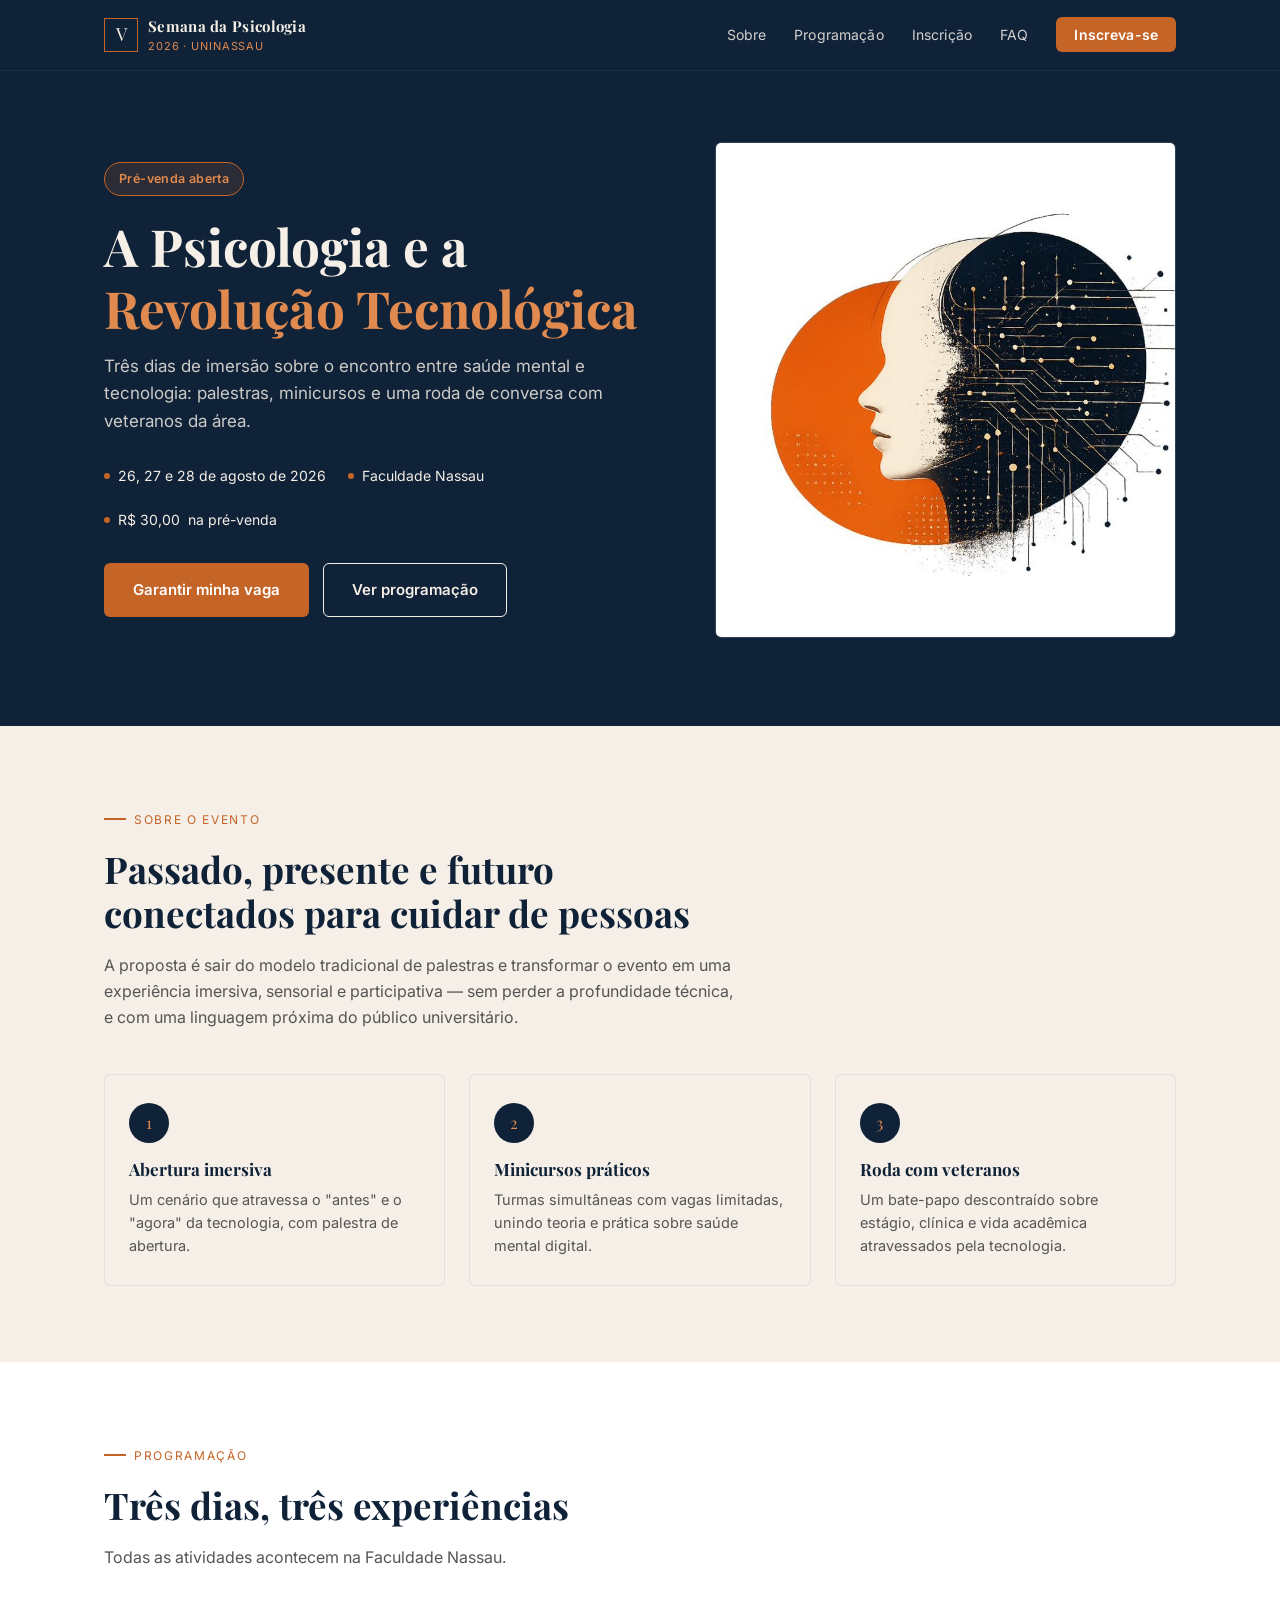
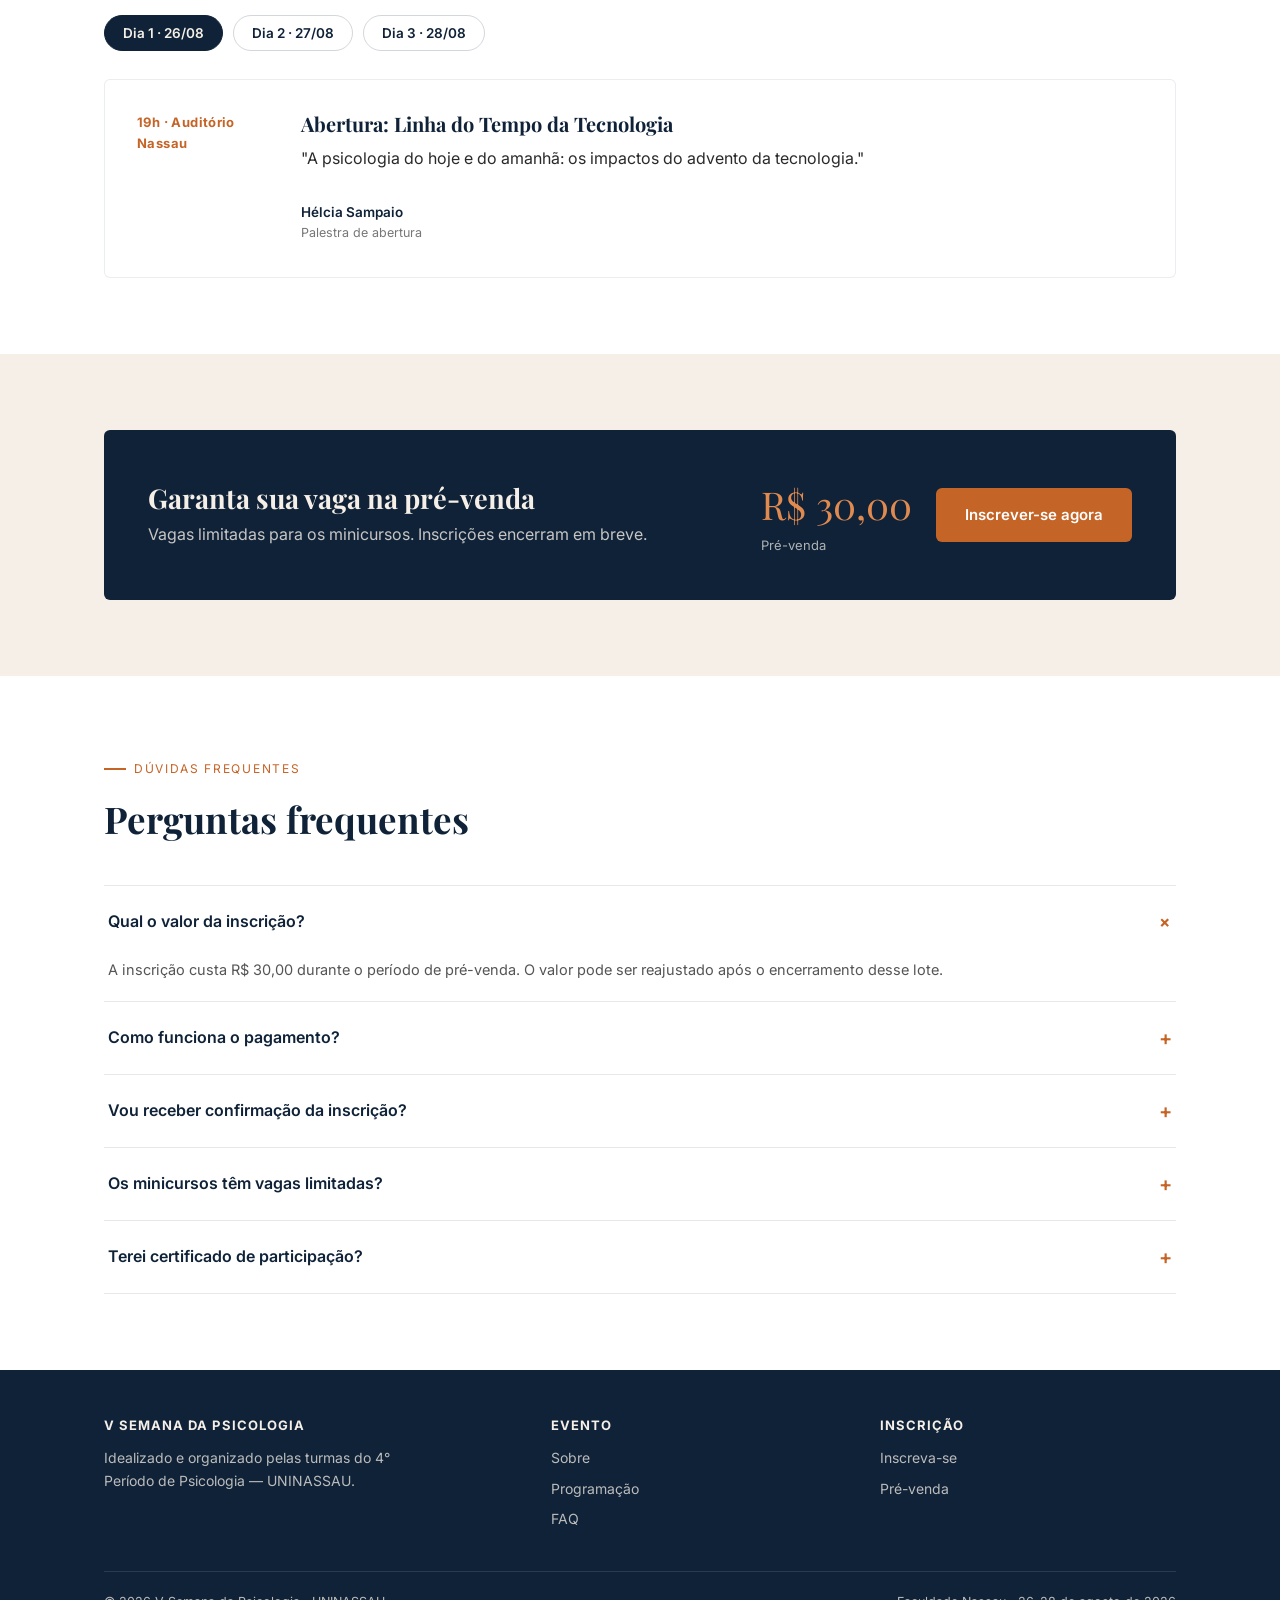
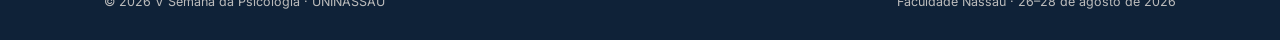
<file: index.html>
<!DOCTYPE html>
<html lang="pt-BR">
<head>
  <meta charset="UTF-8" />
  <meta name="viewport" content="width=device-width, initial-scale=1.0" />
  <title>V Semana da Psicologia 2026 — A Psicologia e a Revolução Tecnológica</title>
  <meta
    name="description"
    content="Inscreva-se na V Semana da Psicologia 2026, na Faculdade Nassau. 26, 27 e 28 de agosto. Pré-venda por R$ 30,00."
  />
  <link rel="preconnect" href="https://fonts.googleapis.com" />
  <link rel="preconnect" href="https://fonts.gstatic.com" crossorigin />
  <link
    href="https://fonts.googleapis.com/css2?family=Playfair+Display:wght@600;700&family=Inter:wght@400;500;600;700&display=swap"
    rel="stylesheet"
  />
  <link rel="stylesheet" href="css/style.css" />
</head>
<body>
  <!-- ===================== HEADER ===================== -->
  <header class="site-header">
    <div class="container">
      <a href="index.html" class="brand">
        <span class="brand-mark">V</span>
        <span class="brand-text">
          <strong>Semana da Psicologia</strong>
          <span>2026 · UNINASSAU</span>
        </span>
      </a>

      <nav>
        <ul class="nav-links" id="nav-links">
          <li><a href="#sobre">Sobre</a></li>
          <li><a href="#programacao">Programação</a></li>
          <li><a href="#inscricao-cta">Inscrição</a></li>
          <li><a href="#faq">FAQ</a></li>
          <li><a href="inscricao.html" class="btn-nav">Inscreva-se</a></li>
        </ul>
      </nav>

      <button class="nav-toggle" id="nav-toggle" aria-label="Abrir menu" aria-expanded="false">
        ☰
      </button>
    </div>
  </header>

  <!-- ===================== HERO ===================== -->
  <section class="hero">
    <div class="container">
      <div class="hero-copy">
        <span class="hero-badge">Pré-venda aberta</span>
        <h1>A Psicologia e a <em>Revolução Tecnológica</em></h1>
        <p class="hero-lead">
          Três dias de imersão sobre o encontro entre saúde mental e tecnologia:
          palestras, minicursos e uma roda de conversa com veteranos da área.
        </p>

        <ul class="hero-meta">
          <li><span class="dot"></span> 26, 27 e 28 de agosto de 2026</li>
          <li><span class="dot"></span> Faculdade Nassau</li>
          <li><span class="dot"></span> <span data-preco>R$ 30,00</span> na pré-venda</li>
        </ul>

        <div class="hero-actions">
          <a href="inscricao.html" class="btn btn-primary">Garantir minha vaga</a>
          <a href="#programacao" class="btn btn-outline">Ver programação</a>
        </div>
      </div>

      <div class="hero-visual">
        <img src="assets/hero-illustration.jpg" alt="Ilustração conceitual da V Semana da Psicologia: perfil humano dividido entre traços clássicos e circuitos eletrônicos, simbolizando a psicologia e a tecnologia." />
      </div>
    </div>
  </section>

  <!-- ===================== SOBRE ===================== -->
  <section class="section" id="sobre">
    <div class="container">
      <div class="section-header">
        <span class="eyebrow">Sobre o evento</span>
        <h2>Passado, presente e futuro conectados para cuidar de pessoas</h2>
        <p>
          A proposta é sair do modelo tradicional de palestras e transformar o evento
          em uma experiência imersiva, sensorial e participativa — sem perder a
          profundidade técnica, e com uma linguagem próxima do público universitário.
        </p>
      </div>

      <div class="sobre-grid">
        <div class="sobre-card">
          <div class="icon">1</div>
          <h3>Abertura imersiva</h3>
          <p>Um cenário que atravessa o "antes" e o "agora" da tecnologia, com palestra de abertura.</p>
        </div>
        <div class="sobre-card">
          <div class="icon">2</div>
          <h3>Minicursos práticos</h3>
          <p>Turmas simultâneas com vagas limitadas, unindo teoria e prática sobre saúde mental digital.</p>
        </div>
        <div class="sobre-card">
          <div class="icon">3</div>
          <h3>Roda com veteranos</h3>
          <p>Um bate-papo descontraído sobre estágio, clínica e vida acadêmica atravessados pela tecnologia.</p>
        </div>
      </div>
    </div>
  </section>

  <!-- ===================== PROGRAMAÇÃO ===================== -->
  <section class="section section-alt" id="programacao">
    <div class="container">
      <div class="section-header">
        <span class="eyebrow">Programação</span>
        <h2>Três dias, três experiências</h2>
        <p>Todas as atividades acontecem na Faculdade Nassau.</p>
      </div>

      <div class="prog-tabs" role="tablist">
        <button class="prog-tab" role="tab" aria-selected="true" data-target="dia1">Dia 1 · 26/08</button>
        <button class="prog-tab" role="tab" aria-selected="false" data-target="dia2">Dia 2 · 27/08</button>
        <button class="prog-tab" role="tab" aria-selected="false" data-target="dia3">Dia 3 · 28/08</button>
      </div>

      <div class="prog-panel is-active" id="dia1">
        <div class="when">19h · Auditório Nassau</div>
        <div>
          <h3>Abertura: Linha do Tempo da Tecnologia</h3>
          <p>
            "A psicologia do hoje e do amanhã: os impactos do advento da tecnologia."
          </p>
          <span class="speaker">Hélcia Sampaio<span>Palestra de abertura</span></span>
        </div>
      </div>

      <div class="prog-panel" id="dia2">
        <div class="when">19h · Salas da Nassau</div>
        <div>
          <h3>Minicursos simultâneos</h3>
          <p>
            <strong>Curso 1 —</strong> As redes sociais, as inteligências artificiais e
            o processo do luto.<br />
            <strong>Curso 2 —</strong> O vício em dopamina na modernidade e suas
            consequências.
          </p>
          <span class="speaker">Palestrantes a definir<span>Vagas limitadas por turma</span></span>
        </div>
      </div>

      <div class="prog-panel" id="dia3">
        <div class="when">19h30 · Auditório Nassau</div>
        <div>
          <h3>Roda de conversa: a tecnologia como aliada da psicologia</h3>
          <p>
            Bate-papo descontraído com alunos veteranos sobre vivências reais de
            estágio, clínica e vida acadêmica atravessadas pela tecnologia. Perguntas
            do público pelo microfone ou por caixinha anônima.
          </p>
          <span class="speaker">Alunos veteranos<span>Mediação com roteiro-guia</span></span>
        </div>
      </div>
    </div>
  </section>

  <!-- ===================== CTA INSCRIÇÃO ===================== -->
  <section class="section" id="inscricao-cta">
    <div class="container">
      <div class="cta-band">
        <div>
          <h2>Garanta sua vaga na pré-venda</h2>
          <p>Vagas limitadas para os minicursos. Inscrições encerram em breve.</p>
        </div>
        <div style="display:flex; align-items:center; gap:24px; flex-wrap:wrap;">
          <div class="price-tag">
            <span data-preco>R$ 30,00</span>
            <small>Pré-venda</small>
          </div>
          <a href="inscricao.html" class="btn btn-primary">Inscrever-se agora</a>
        </div>
      </div>
    </div>
  </section>

  <!-- ===================== FAQ ===================== -->
  <section class="section section-alt" id="faq">
    <div class="container">
      <div class="section-header">
        <span class="eyebrow">Dúvidas frequentes</span>
        <h2>Perguntas frequentes</h2>
      </div>

      <div class="faq-list">
        <details class="faq-item" open>
          <summary>Qual o valor da inscrição?</summary>
          <p>A inscrição custa <span data-preco>R$ 30,00</span> durante o período de pré-venda. O valor pode ser reajustado após o encerramento desse lote.</p>
        </details>
        <details class="faq-item">
          <summary>Como funciona o pagamento?</summary>
          <p>Após preencher o formulário, você será redirecionado para o checkout seguro da Infinity Pay para concluir o pagamento.</p>
        </details>
        <details class="faq-item">
          <summary>Vou receber confirmação da inscrição?</summary>
          <p>Sim. Assim que sua inscrição for processada, você recebe um e-mail de confirmação com seus dados e número de protocolo.</p>
        </details>
        <details class="faq-item">
          <summary>Os minicursos têm vagas limitadas?</summary>
          <p>Sim, para manter uma dinâmica mais próxima e prática. Recomendamos garantir sua vaga com antecedência.</p>
        </details>
        <details class="faq-item">
          <summary>Terei certificado de participação?</summary>
          <p>Sim, o evento emite certificado de participação para quem estiver presente nas atividades.</p>
        </details>
      </div>
    </div>
  </section>

  <!-- ===================== FOOTER ===================== -->
  <footer class="site-footer">
    <div class="container">
      <div class="footer-grid">
        <div>
          <h4>V Semana da Psicologia</h4>
          <p style="max-width: 34ch; font-size: 14px;">
            Idealizado e organizado pelas turmas do 4° Período de Psicologia — UNINASSAU.
          </p>
        </div>
        <div>
          <h4>Evento</h4>
          <ul>
            <li><a href="#sobre">Sobre</a></li>
            <li><a href="#programacao">Programação</a></li>
            <li><a href="#faq">FAQ</a></li>
          </ul>
        </div>
        <div>
          <h4>Inscrição</h4>
          <ul>
            <li><a href="inscricao.html">Inscreva-se</a></li>
            <li><a href="#inscricao-cta">Pré-venda</a></li>
          </ul>
        </div>
      </div>

      <div class="footer-bottom">
        <span>© 2026 V Semana da Psicologia · UNINASSAU</span>
        <span>Faculdade Nassau · 26–28 de agosto de 2026</span>
      </div>
    </div>
  </footer>

  <script src="js/config.js"></script>
  <script src="js/main.js"></script>
</body>
</html>
</file>
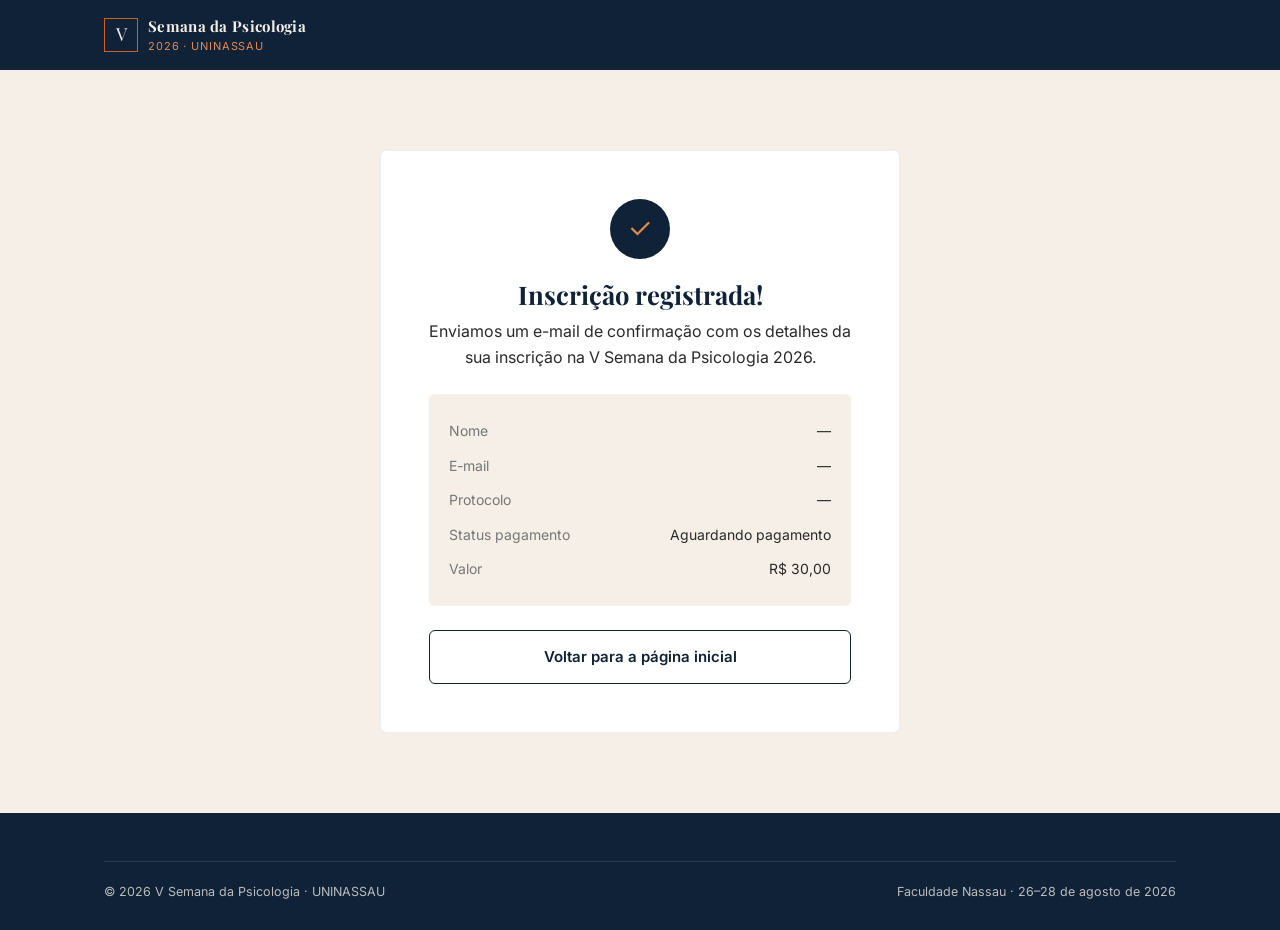
<file: confirmacao.html>
<!DOCTYPE html>
<html lang="pt-BR">
<head>
  <meta charset="UTF-8" />
  <meta name="viewport" content="width=device-width, initial-scale=1.0" />
  <title>Inscrição confirmada — V Semana da Psicologia 2026</title>
  <link rel="preconnect" href="https://fonts.googleapis.com" />
  <link rel="preconnect" href="https://fonts.gstatic.com" crossorigin />
  <link
    href="https://fonts.googleapis.com/css2?family=Playfair+Display:wght@600;700&family=Inter:wght@400;500;600;700&display=swap"
    rel="stylesheet"
  />
  <link rel="stylesheet" href="css/style.css" />
</head>
<body>
  <!-- ===================== HEADER ===================== -->
  <header class="site-header">
    <div class="container">
      <a href="index.html" class="brand">
        <span class="brand-mark">V</span>
        <span class="brand-text">
          <strong>Semana da Psicologia</strong>
          <span>2026 · UNINASSAU</span>
        </span>
      </a>
    </div>
  </header>

  <!-- ===================== CONFIRMAÇÃO ===================== -->
  <div class="confirm-wrap">
    <div class="confirm-card">
      <div class="confirm-icon">✓</div>
      <h1 id="confirm-titulo">Inscrição recebida!</h1>
      <p id="confirm-lead">
        Enviamos um e-mail de confirmação com os detalhes da sua inscrição na
        V Semana da Psicologia 2026.
      </p>
      <p id="confirm-lead-pagamento" style="display:none;">
        Seu pagamento via Pix foi marcado como <strong>informado por você</strong>.
        A organização confere os pagamentos no extrato bancário antes de
        liberar a lista de presença — se houver qualquer divergência, você
        será contatado pelo e-mail ou telefone informados na inscrição.
      </p>

      <div class="confirm-details" id="confirm-details">
        <div class="row"><span>Nome</span><span id="d-nome">—</span></div>
        <div class="row"><span>E-mail</span><span id="d-email">—</span></div>
        <div class="row"><span>Protocolo</span><span id="d-protocolo">—</span></div>
        <div class="row"><span>Status pagamento</span><span id="d-status-pagamento">—</span></div>
        <div class="row"><span>Valor</span><span data-preco>R$ 30,00</span></div>
      </div>

      <a href="index.html" class="btn btn-secondary btn-block">Voltar para a página inicial</a>
    </div>
  </div>

  <!-- ===================== FOOTER ===================== -->
  <footer class="site-footer">
    <div class="container">
      <div class="footer-bottom">
        <span>© 2026 V Semana da Psicologia · UNINASSAU</span>
        <span>Faculdade Nassau · 26–28 de agosto de 2026</span>
      </div>
    </div>
  </footer>

  <script src="js/config.js"></script>
  <script src="js/main.js"></script>
  <script>
    // Preenche os dados guardados na etapa de inscrição, se existirem.
    document.addEventListener("DOMContentLoaded", () => {
      try {
        const dados = JSON.parse(sessionStorage.getItem("inscricao_dados") || "null");
        const protocolo = sessionStorage.getItem("inscricao_protocolo");
        const pagamentoConfirmado = sessionStorage.getItem("pagamento_confirmado") === "1";

        if (dados) {
          document.getElementById("d-nome").textContent = dados.nome;
          document.getElementById("d-email").textContent = dados.email;
        }
        if (protocolo) {
          document.getElementById("d-protocolo").textContent = protocolo;
        }

        const statusEl = document.getElementById("d-status-pagamento");
        if (pagamentoConfirmado) {
          statusEl.textContent = "Informado como pago (aguardando conferência)";
          document.getElementById("confirm-lead-pagamento").style.display = "block";
        } else {
          statusEl.textContent = "Aguardando pagamento";
          document.getElementById("confirm-titulo").textContent = "Inscrição registrada!";
        }
      } catch (e) {
        console.warn("Não foi possível carregar os dados da inscrição.", e);
      }
    });
  </script>
</body>
</html>
</file>
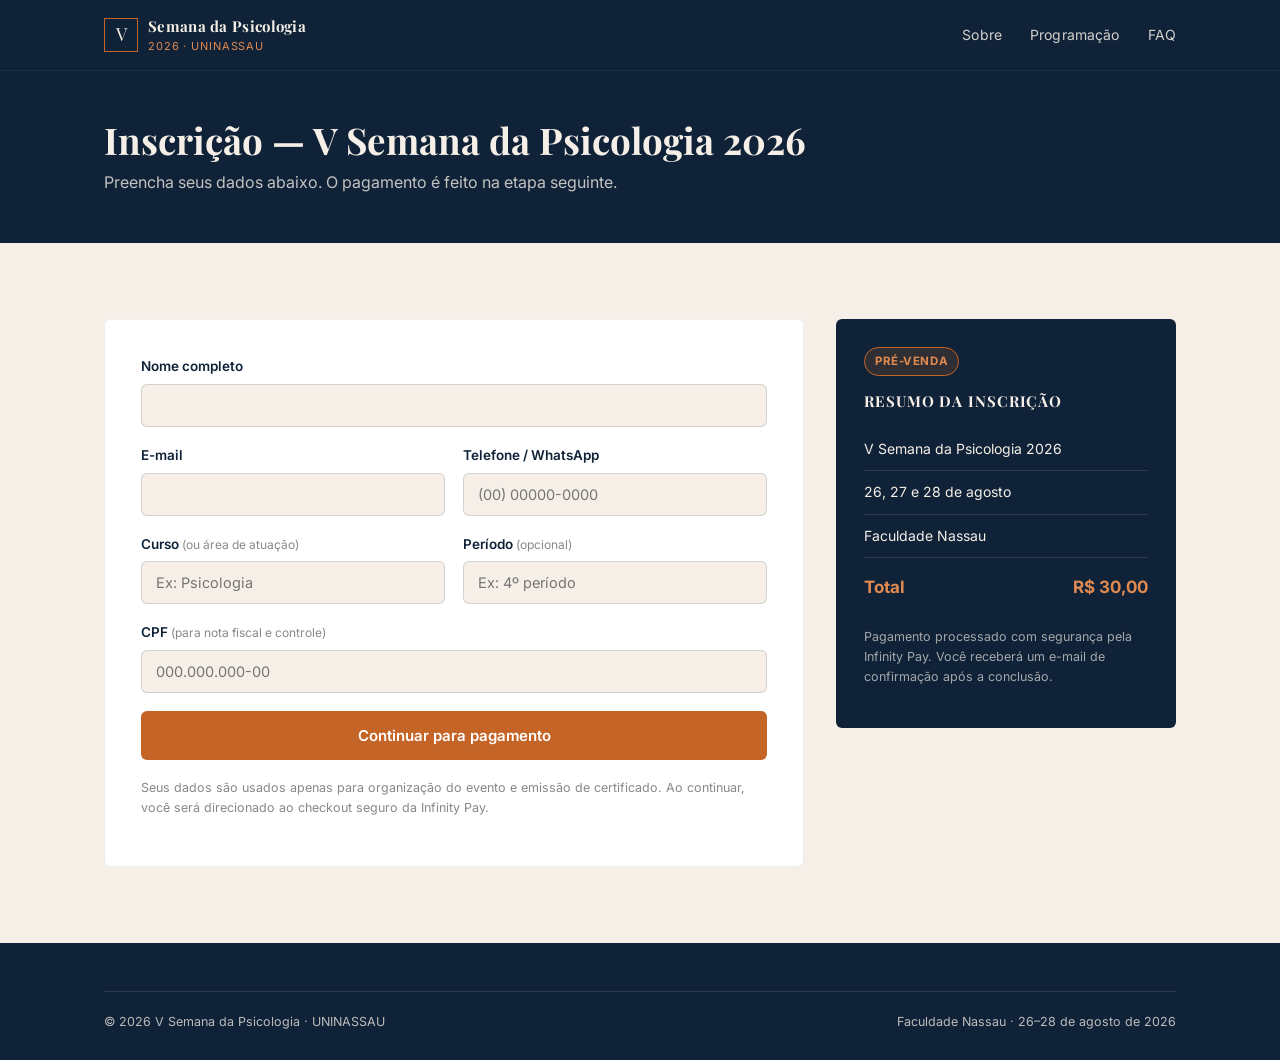
<file: inscricao.html>
<!DOCTYPE html>
<html lang="pt-BR">
<head>
  <meta charset="UTF-8" />
  <meta name="viewport" content="width=device-width, initial-scale=1.0" />
  <title>Inscrição — V Semana da Psicologia 2026</title>
  <meta name="description" content="Preencha seus dados para se inscrever na V Semana da Psicologia 2026." />
  <link rel="preconnect" href="https://fonts.googleapis.com" />
  <link rel="preconnect" href="https://fonts.gstatic.com" crossorigin />
  <link
    href="https://fonts.googleapis.com/css2?family=Playfair+Display:wght@600;700&family=Inter:wght@400;500;600;700&display=swap"
    rel="stylesheet"
  />
  <link rel="stylesheet" href="css/style.css" />
</head>
<body>
  <!-- ===================== HEADER ===================== -->
  <header class="site-header">
    <div class="container">
      <a href="index.html" class="brand">
        <span class="brand-mark">V</span>
        <span class="brand-text">
          <strong>Semana da Psicologia</strong>
          <span>2026 · UNINASSAU</span>
        </span>
      </a>

      <nav>
        <ul class="nav-links" id="nav-links">
          <li><a href="index.html#sobre">Sobre</a></li>
          <li><a href="index.html#programacao">Programação</a></li>
          <li><a href="index.html#faq">FAQ</a></li>
        </ul>
      </nav>

      <button class="nav-toggle" id="nav-toggle" aria-label="Abrir menu" aria-expanded="false">
        ☰
      </button>
    </div>
  </header>

  <!-- ===================== PAGE HERO ===================== -->
  <section class="page-hero">
    <div class="container">
      <h1>Inscrição — V Semana da Psicologia 2026</h1>
      <p>Preencha seus dados abaixo. O pagamento é feito na etapa seguinte.</p>
    </div>
  </section>

  <!-- ===================== FORMULÁRIO ===================== -->
  <section class="section">
    <div class="container">
      <div class="form-layout">
        <div class="form-card">
          <form id="form-inscricao" novalidate>
            <div class="form-row">
              <div class="field" data-field="nome">
                <label for="nome">Nome completo</label>
                <input type="text" id="nome" name="nome" autocomplete="name" required />
                <p class="error-msg">Informe seu nome completo.</p>
              </div>
            </div>

            <div class="form-row two-cols">
              <div class="field" data-field="email">
                <label for="email">E-mail</label>
                <input type="email" id="email" name="email" autocomplete="email" required />
                <p class="error-msg">Informe um e-mail válido.</p>
              </div>
              <div class="field" data-field="telefone">
                <label for="telefone">Telefone / WhatsApp</label>
                <input type="tel" id="telefone" name="telefone" placeholder="(00) 00000-0000" autocomplete="tel" required />
                <p class="error-msg">Informe um telefone válido com DDD.</p>
              </div>
            </div>

            <div class="form-row two-cols">
              <div class="field" data-field="curso">
                <label for="curso">Curso <span class="hint">(ou área de atuação)</span></label>
                <input type="text" id="curso" name="curso" placeholder="Ex: Psicologia" required />
                <p class="error-msg">Informe seu curso ou área de atuação.</p>
              </div>
              <div class="field">
                <label for="periodo">Período <span class="hint">(opcional)</span></label>
                <input type="text" id="periodo" name="periodo" placeholder="Ex: 4º período" />
              </div>
            </div>

            <div class="form-row">
              <div class="field" data-field="cpf">
                <label for="cpf">CPF <span class="hint">(para nota fiscal e controle)</span></label>
                <input type="text" id="cpf" name="cpf" placeholder="000.000.000-00" inputmode="numeric" required />
                <p class="error-msg">Informe um CPF válido.</p>
              </div>
            </div>

            <!-- Honeypot anti-spam: campo invisível para humanos -->
            <div class="hp-field" aria-hidden="true">
              <label for="website">Não preencha este campo</label>
              <input type="text" id="website" name="website" tabindex="-1" autocomplete="off" />
            </div>

            <button type="submit" class="btn btn-primary btn-block" id="btn-submit">
              Continuar para pagamento
            </button>

            <div class="form-status" id="form-status"></div>

            <p class="form-note">
              Seus dados são usados apenas para organização do evento e emissão de
              certificado. Ao continuar, você será direcionado ao checkout seguro
              da Infinity Pay.
            </p>
          </form>
        </div>

        <aside class="summary-card">
          <span class="summary-tag">Pré-venda</span>
          <h3>Resumo da inscrição</h3>
          <div class="summary-row">
            <span>V Semana da Psicologia 2026</span>
          </div>
          <div class="summary-row">
            <span>26, 27 e 28 de agosto</span>
          </div>
          <div class="summary-row">
            <span>Faculdade Nassau</span>
          </div>
          <div class="summary-row total">
            <span>Total</span>
            <span data-preco>R$ 30,00</span>
          </div>
          <p class="summary-note">
            Pagamento processado com segurança pela Infinity Pay. Você receberá um
            e-mail de confirmação após a conclusão.
          </p>
        </aside>
      </div>
    </div>
  </section>

  <!-- ===================== FOOTER ===================== -->
  <footer class="site-footer">
    <div class="container">
      <div class="footer-bottom">
        <span>© 2026 V Semana da Psicologia · UNINASSAU</span>
        <span>Faculdade Nassau · 26–28 de agosto de 2026</span>
      </div>
    </div>
  </footer>

  <script src="js/config.js"></script>
  <script src="js/main.js"></script>
  <script src="js/form.js"></script>
</body>
</html>
</file>
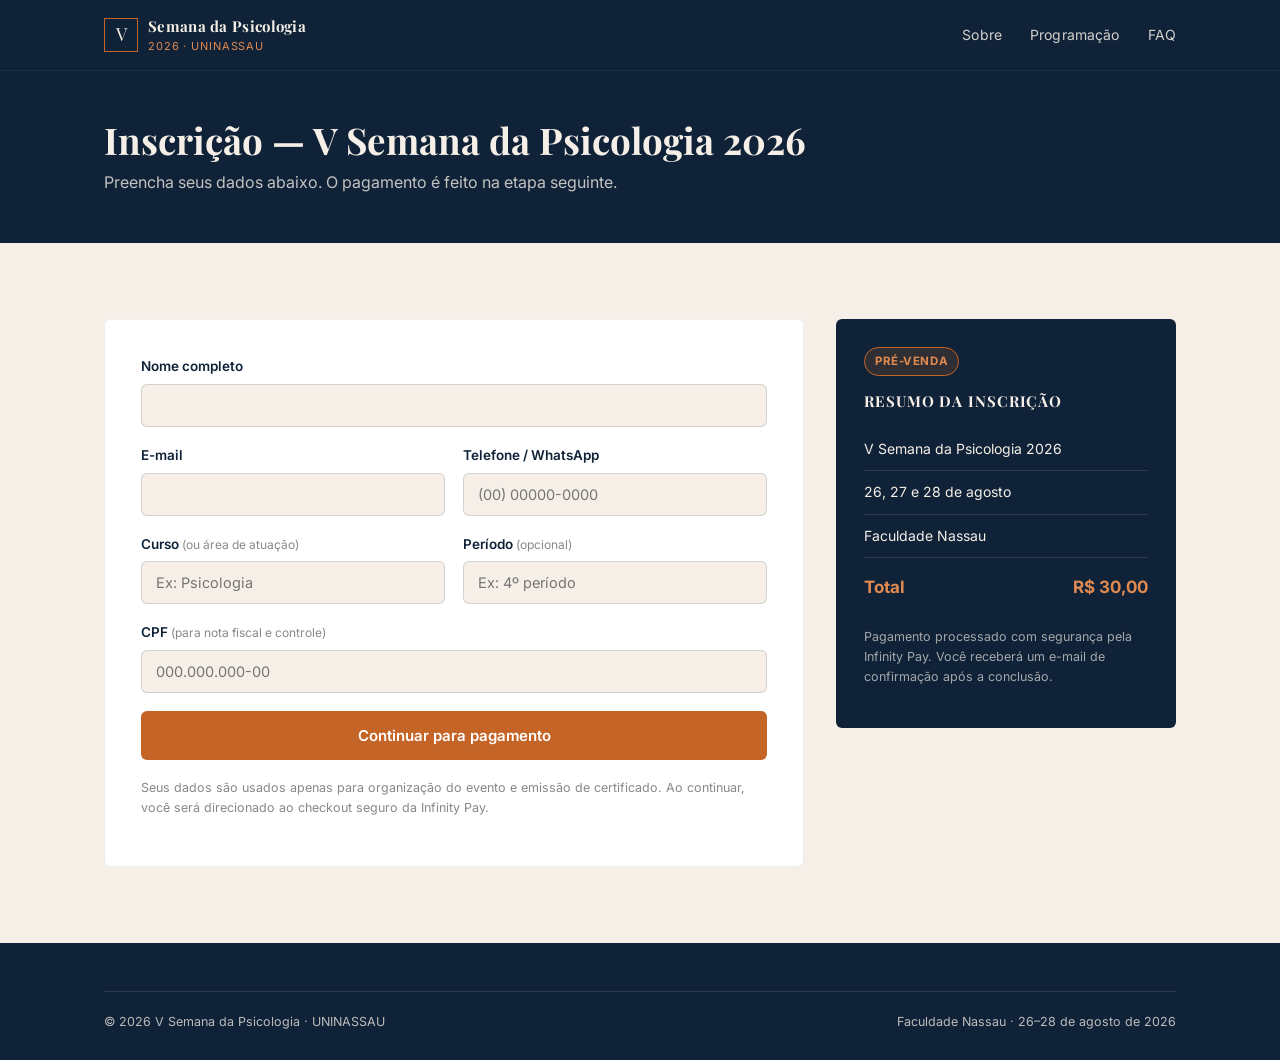
<file: pagamento.html>
<!DOCTYPE html>
<html lang="pt-BR">
<head>
  <meta charset="UTF-8" />
  <meta name="viewport" content="width=device-width, initial-scale=1.0" />
  <title>Pagamento via Pix — V Semana da Psicologia 2026</title>
  <link rel="preconnect" href="https://fonts.googleapis.com" />
  <link rel="preconnect" href="https://fonts.gstatic.com" crossorigin />
  <link
    href="https://fonts.googleapis.com/css2?family=Playfair+Display:wght@600;700&family=Inter:wght@400;500;600;700&display=swap"
    rel="stylesheet"
  />
  <link rel="stylesheet" href="css/style.css" />
</head>
<body>
  <!-- ===================== HEADER ===================== -->
  <header class="site-header">
    <div class="container">
      <a href="index.html" class="brand">
        <span class="brand-mark">V</span>
        <span class="brand-text">
          <strong>Semana da Psicologia</strong>
          <span>2026 · UNINASSAU</span>
        </span>
      </a>
    </div>
  </header>

  <!-- ===================== PAGAMENTO ===================== -->
  <div class="confirm-wrap">
    <div class="confirm-card" style="max-width: 440px;">
      <h1 style="margin-bottom: 4px;">Pague com Pix</h1>
      <p id="pagamento-lead">
        Sua inscrição foi registrada como <strong>aguardando pagamento</strong>.
        Pague usando a chave Pix abaixo, no valor de <span data-preco>R$ 30,00</span>.
      </p>

      <div class="field" style="margin: 20px 0 16px;">
        <label for="pix-chave">Chave Pix (<span id="p-tipo-chave">—</span>)</label>
        <input type="text" id="pix-chave" readonly style="width:100%; font-size:16px; padding:10px; border-radius:8px; text-align:center; font-weight:600;" />
      </div>

      <button type="button" class="btn btn-outline btn-block" id="btn-copiar">
        Copiar chave Pix
      </button>

      <p class="form-note" style="margin: 16px 0 0;">
        Ao pagar pela chave, digite manualmente o valor de
        <span data-preco>R$ 30,00</span> no app do seu banco — essa chave
        não tem o valor embutido.
      </p>

      <div class="confirm-details" style="margin-top:20px;">
        <div class="row"><span>Recebedor</span><span id="p-recebedor">—</span></div>
        <div class="row"><span>Cidade</span><span id="p-cidade">—</span></div>
        <div class="row"><span>Valor</span><span data-preco>R$ 30,00</span></div>
        <div class="row"><span>Protocolo</span><span id="p-protocolo">—</span></div>
      </div>

      <p class="form-note" style="margin: 20px 0;">
        Depois de concluir o pagamento no app do seu banco, clique no botão
        abaixo para confirmar. A organização confere os pagamentos
        periodicamente; em caso de divergência, você poderá ser contatado
        pelo e-mail ou telefone informados na inscrição.
      </p>

      <button type="button" class="btn btn-primary btn-block" id="btn-confirmar">
        Já realizei o pagamento
      </button>

      <div class="form-status" id="pagamento-status"></div>
    </div>
  </div>

  <!-- ===================== FOOTER ===================== -->
  <footer class="site-footer">
    <div class="container">
      <div class="footer-bottom">
        <span>© 2026 V Semana da Psicologia · UNINASSAU</span>
        <span>Faculdade Nassau · 26–28 de agosto de 2026</span>
      </div>
    </div>
  </footer>

  <script src="js/config.js"></script>
  <script src="js/main.js"></script>
  <script src="js/pagamento.js"></script>
</body>
</html>
</file>
<file: css/style.css>
/* ============================================================
   V SEMANA DA PSICOLOGIA 2026 — Estilos globais
   Identidade: Psicologia + Tecnologia + Inovação + Humanização
   ============================================================ */

:root {
  --navy: #0f2238;
  --navy-light: #16304f;
  --orange: #c56427;
  --orange-light: #e08a4f;
  --offwhite: #f5efe7;
  --graphite: #2a2a2a;
  --white: #ffffff;

  --font-title: "Playfair Display", Georgia, serif;
  --font-body: "Inter", -apple-system, BlinkMacSystemFont, "Segoe UI", sans-serif;

  --radius: 6px;
  --max-width: 1120px;
  --transition: 200ms ease;
}

* {
  box-sizing: border-box;
}

html {
  scroll-behavior: smooth;
}

body {
  margin: 0;
  font-family: var(--font-body);
  color: var(--graphite);
  background: var(--offwhite);
  line-height: 1.6;
  -webkit-font-smoothing: antialiased;
}

img {
  max-width: 100%;
  display: block;
}

a {
  color: inherit;
}

h1, h2, h3, h4 {
  font-family: var(--font-title);
  color: var(--navy);
  line-height: 1.2;
  margin: 0 0 0.5em;
}

p {
  margin: 0 0 1em;
}

.container {
  width: 100%;
  max-width: var(--max-width);
  margin: 0 auto;
  padding: 0 24px;
}

/* Foco visível para acessibilidade */
a:focus-visible,
button:focus-visible,
input:focus-visible,
select:focus-visible,
textarea:focus-visible {
  outline: 3px solid var(--orange);
  outline-offset: 2px;
}

@media (prefers-reduced-motion: reduce) {
  * {
    animation: none !important;
    transition: none !important;
    scroll-behavior: auto !important;
  }
}

/* ---------------- Header ---------------- */

.site-header {
  background: var(--navy);
  position: sticky;
  top: 0;
  z-index: 100;
  box-shadow: 0 1px 0 rgba(255, 255, 255, 0.06);
}

.site-header .container {
  display: flex;
  align-items: center;
  justify-content: space-between;
  padding-top: 14px;
  padding-bottom: 14px;
}

.brand {
  display: flex;
  align-items: center;
  gap: 10px;
  text-decoration: none;
}

.brand-mark {
  width: 34px;
  height: 34px;
  border: 1.5px solid var(--orange);
  color: var(--offwhite);
  font-family: var(--font-title);
  font-size: 18px;
  display: flex;
  align-items: center;
  justify-content: center;
}

.brand-text {
  color: var(--offwhite);
  font-family: var(--font-title);
  font-size: 15px;
  letter-spacing: 0.02em;
}

.brand-text strong {
  display: block;
  font-size: 15px;
}

.brand-text span {
  display: block;
  font-family: var(--font-body);
  font-size: 11px;
  color: var(--orange-light);
  letter-spacing: 0.08em;
  text-transform: uppercase;
}

.nav-links {
  display: flex;
  align-items: center;
  gap: 28px;
  list-style: none;
  margin: 0;
  padding: 0;
}

.nav-links a {
  color: var(--offwhite);
  text-decoration: none;
  font-size: 14px;
  letter-spacing: 0.01em;
  opacity: 0.85;
  transition: opacity var(--transition);
}

.nav-links a:hover {
  opacity: 1;
}

.btn-nav {
  background: var(--orange);
  color: var(--white) !important;
  padding: 9px 18px;
  border-radius: var(--radius);
  opacity: 1 !important;
  font-weight: 600;
}

.nav-toggle {
  display: none;
  background: none;
  border: none;
  color: var(--offwhite);
  font-size: 24px;
  cursor: pointer;
}

/* ---------------- Buttons ---------------- */

.btn {
  display: inline-flex;
  align-items: center;
  justify-content: center;
  gap: 8px;
  padding: 14px 28px;
  border-radius: var(--radius);
  font-family: var(--font-body);
  font-weight: 600;
  font-size: 15px;
  text-decoration: none;
  border: 1.5px solid transparent;
  cursor: pointer;
  transition: transform var(--transition), background var(--transition), border-color var(--transition);
}

.btn:hover {
  transform: translateY(-1px);
}

.btn-primary {
  background: var(--orange);
  color: var(--white);
}

.btn-primary:hover {
  background: var(--orange-light);
}

.btn-outline {
  background: transparent;
  border-color: var(--offwhite);
  color: var(--offwhite);
}

.btn-outline:hover {
  background: rgba(245, 239, 231, 0.08);
}

.btn-secondary {
  background: transparent;
  border-color: var(--navy);
  color: var(--navy);
}

.btn-secondary:hover {
  background: var(--navy);
  color: var(--offwhite);
}

.btn:disabled,
.btn[aria-disabled="true"] {
  opacity: 0.5;
  cursor: not-allowed;
  transform: none !important;
}

.btn-block {
  width: 100%;
}

/* ---------------- Hero ---------------- */

.hero {
  background: var(--navy);
  color: var(--offwhite);
  padding: 72px 0 88px;
  position: relative;
  overflow: hidden;
}

.hero .container {
  display: grid;
  grid-template-columns: 1.1fr 0.9fr;
  gap: 48px;
  align-items: center;
}

.eyebrow {
  display: inline-flex;
  align-items: center;
  gap: 8px;
  color: var(--orange-light);
  font-size: 12px;
  letter-spacing: 0.14em;
  text-transform: uppercase;
  margin-bottom: 18px;
}

.eyebrow::before {
  content: "";
  width: 22px;
  height: 2px;
  background: var(--orange);
}

.hero h1 {
  color: var(--offwhite);
  font-size: clamp(2.1rem, 4vw, 3.2rem);
  margin-bottom: 14px;
}

.hero h1 em {
  color: var(--orange-light);
  font-style: normal;
}

.hero-lead {
  font-size: 17px;
  color: rgba(245, 239, 231, 0.82);
  max-width: 46ch;
  margin-bottom: 30px;
}

.hero-meta {
  display: flex;
  flex-wrap: wrap;
  gap: 22px;
  margin: 0 0 32px;
  padding: 0;
  list-style: none;
}

.hero-meta li {
  display: flex;
  align-items: center;
  gap: 8px;
  font-size: 14px;
  color: var(--offwhite);
}

.hero-meta .dot {
  width: 6px;
  height: 6px;
  border-radius: 50%;
  background: var(--orange);
}

.hero-actions {
  display: flex;
  gap: 14px;
  flex-wrap: wrap;
}

.hero-badge {
  display: inline-flex;
  align-items: center;
  gap: 8px;
  background: rgba(197, 100, 39, 0.15);
  border: 1px solid var(--orange);
  color: var(--orange-light);
  padding: 6px 14px;
  border-radius: 999px;
  font-size: 12.5px;
  font-weight: 600;
  letter-spacing: 0.03em;
  margin-bottom: 20px;
}

.hero-visual {
  position: relative;
  border-radius: var(--radius);
  overflow: hidden;
  border: 1px solid rgba(245, 239, 231, 0.15);
}

.hero-visual img {
  width: 100%;
  height: 100%;
  object-fit: cover;
}

/* ---------------- Sections ---------------- */

.section {
  padding: 76px 0;
}

.section-alt {
  background: var(--white);
}

.section-header {
  max-width: 640px;
  margin: 0 0 44px;
}

.section-header .eyebrow {
  color: var(--orange);
}

.section-header h2 {
  font-size: clamp(1.7rem, 3vw, 2.3rem);
}

.section-header p {
  color: #555;
  margin: 0;
}

/* ---------------- Sobre ---------------- */

.sobre-grid {
  display: grid;
  grid-template-columns: repeat(3, 1fr);
  gap: 24px;
}

.sobre-card {
  background: var(--offwhite);
  border: 1px solid rgba(15, 34, 56, 0.08);
  border-radius: var(--radius);
  padding: 28px 24px;
}

.sobre-card .icon {
  width: 40px;
  height: 40px;
  border-radius: 50%;
  background: var(--navy);
  color: var(--orange-light);
  display: flex;
  align-items: center;
  justify-content: center;
  font-family: var(--font-title);
  margin-bottom: 16px;
}

.sobre-card h3 {
  font-size: 17px;
  margin-bottom: 8px;
}

.sobre-card p {
  font-size: 14.5px;
  color: #555;
  margin: 0;
}

/* ---------------- Programação ---------------- */

.prog-tabs {
  display: flex;
  gap: 10px;
  margin-bottom: 28px;
  flex-wrap: wrap;
}

.prog-tab {
  background: transparent;
  border: 1.5px solid rgba(15, 34, 56, 0.18);
  color: var(--navy);
  padding: 9px 18px;
  border-radius: 999px;
  font-family: var(--font-body);
  font-size: 13.5px;
  font-weight: 600;
  cursor: pointer;
  transition: all var(--transition);
}

.prog-tab[aria-selected="true"] {
  background: var(--navy);
  border-color: var(--navy);
  color: var(--offwhite);
}

.prog-panel {
  display: none;
  background: var(--white);
  border: 1px solid rgba(15, 34, 56, 0.08);
  border-radius: var(--radius);
  padding: 32px;
}

.prog-panel.is-active {
  display: grid;
  grid-template-columns: 140px 1fr;
  gap: 24px;
}

.prog-panel .when {
  font-size: 13px;
  color: var(--orange);
  font-weight: 700;
  letter-spacing: 0.03em;
}

.prog-panel h3 {
  font-size: 20px;
  margin-bottom: 10px;
}

.prog-panel .speaker {
  display: inline-block;
  margin-top: 14px;
  font-size: 13.5px;
  color: var(--navy);
  font-weight: 600;
}

.prog-panel .speaker span {
  display: block;
  font-weight: 400;
  color: #777;
  font-size: 12.5px;
}

/* ---------------- Pré-venda / CTA ---------------- */

.cta-band {
  background: var(--navy);
  color: var(--offwhite);
  border-radius: var(--radius);
  padding: 44px;
  display: flex;
  align-items: center;
  justify-content: space-between;
  gap: 24px;
  flex-wrap: wrap;
}

.cta-band h2 {
  color: var(--offwhite);
  font-size: 1.7rem;
  margin-bottom: 8px;
}

.cta-band p {
  color: rgba(245, 239, 231, 0.8);
  margin: 0;
}

.price-tag {
  font-family: var(--font-title);
  font-size: 2.4rem;
  color: var(--orange-light);
}

.price-tag small {
  font-family: var(--font-body);
  font-size: 13px;
  color: rgba(245, 239, 231, 0.7);
  display: block;
  font-weight: 400;
}

/* ---------------- FAQ ---------------- */

.faq-list {
  border-top: 1px solid rgba(15, 34, 56, 0.1);
}

.faq-item {
  border-bottom: 1px solid rgba(15, 34, 56, 0.1);
}

.faq-item summary {
  cursor: pointer;
  padding: 20px 4px;
  font-weight: 600;
  color: var(--navy);
  list-style: none;
  display: flex;
  align-items: center;
  justify-content: space-between;
  gap: 16px;
}

.faq-item summary::-webkit-details-marker {
  display: none;
}

.faq-item summary::after {
  content: "+";
  font-size: 20px;
  color: var(--orange);
  flex-shrink: 0;
  transition: transform var(--transition);
}

.faq-item[open] summary::after {
  transform: rotate(45deg);
}

.faq-item p {
  padding: 0 4px 20px;
  color: #555;
  font-size: 14.5px;
  margin: 0;
}

/* ---------------- Footer ---------------- */

.site-footer {
  background: var(--navy);
  color: rgba(245, 239, 231, 0.75);
  padding: 48px 0 28px;
}

.footer-grid {
  display: grid;
  grid-template-columns: 1.4fr 1fr 1fr;
  gap: 32px;
  margin-bottom: 32px;
}

.footer-grid h4 {
  color: var(--offwhite);
  font-size: 13px;
  text-transform: uppercase;
  letter-spacing: 0.08em;
  margin-bottom: 14px;
  font-family: var(--font-body);
}

.footer-grid ul {
  list-style: none;
  margin: 0;
  padding: 0;
}

.footer-grid li {
  margin-bottom: 8px;
  font-size: 14px;
}

.footer-grid a {
  text-decoration: none;
  color: inherit;
  transition: color var(--transition);
}

.footer-grid a:hover {
  color: var(--orange-light);
}

.footer-bottom {
  border-top: 1px solid rgba(245, 239, 231, 0.12);
  padding-top: 20px;
  font-size: 12.5px;
  display: flex;
  justify-content: space-between;
  flex-wrap: wrap;
  gap: 8px;
}

/* ============================================================
   PÁGINA DE INSCRIÇÃO
   ============================================================ */

.page-hero {
  background: var(--navy);
  color: var(--offwhite);
  padding: 48px 0;
}

.page-hero h1 {
  color: var(--offwhite);
  font-size: clamp(1.7rem, 3vw, 2.3rem);
  margin-bottom: 8px;
}

.page-hero p {
  color: rgba(245, 239, 231, 0.78);
  margin: 0;
}

.form-layout {
  display: grid;
  grid-template-columns: 1fr 340px;
  gap: 32px;
  align-items: flex-start;
}

.form-card {
  background: var(--white);
  border: 1px solid rgba(15, 34, 56, 0.08);
  border-radius: var(--radius);
  padding: 36px;
}

.form-row {
  display: grid;
  gap: 18px;
  margin-bottom: 18px;
}

.form-row.two-cols {
  grid-template-columns: 1fr 1fr;
}

.field label {
  display: block;
  font-size: 13.5px;
  font-weight: 600;
  color: var(--navy);
  margin-bottom: 6px;
}

.field .hint {
  font-weight: 400;
  color: #888;
  font-size: 12px;
}

.field input,
.field select {
  width: 100%;
  padding: 12px 14px;
  border: 1.5px solid rgba(15, 34, 56, 0.15);
  border-radius: var(--radius);
  font-family: var(--font-body);
  font-size: 14.5px;
  background: var(--offwhite);
  color: var(--graphite);
  transition: border-color var(--transition);
}

.field input:focus,
.field select:focus {
  border-color: var(--orange);
  background: var(--white);
}

.field.error input {
  border-color: #c0392b;
}

.field .error-msg {
  color: #c0392b;
  font-size: 12.5px;
  margin-top: 5px;
  display: none;
}

.field.error .error-msg {
  display: block;
}

.form-note {
  font-size: 12.5px;
  color: #888;
  margin-top: 18px;
}

/* honeypot - escondido de humanos, visível para bots */
.hp-field {
  position: absolute;
  left: -9999px;
  width: 1px;
  height: 1px;
  overflow: hidden;
}

.form-status {
  margin-top: 16px;
  padding: 12px 16px;
  border-radius: var(--radius);
  font-size: 14px;
  display: none;
}

.form-status.is-visible {
  display: block;
}

.form-status.success {
  background: #e7f4ea;
  color: #1e6b34;
  border: 1px solid #b7ddc3;
}

.form-status.error {
  background: #fbe9e7;
  color: #a13a2c;
  border: 1px solid #f0c3bb;
}

/* Resumo lateral */

.summary-card {
  background: var(--navy);
  color: var(--offwhite);
  border-radius: var(--radius);
  padding: 28px;
  position: sticky;
  top: 96px;
}

.summary-card h3 {
  color: var(--offwhite);
  font-size: 15px;
  text-transform: uppercase;
  letter-spacing: 0.06em;
  margin-bottom: 18px;
}

.summary-row {
  display: flex;
  justify-content: space-between;
  font-size: 14px;
  padding: 10px 0;
  border-bottom: 1px solid rgba(245, 239, 231, 0.12);
}

.summary-row.total {
  border-bottom: none;
  padding-top: 16px;
  font-weight: 700;
  font-size: 17px;
  color: var(--orange-light);
}

.summary-tag {
  display: inline-block;
  background: rgba(197, 100, 39, 0.18);
  border: 1px solid var(--orange);
  color: var(--orange-light);
  font-size: 11.5px;
  font-weight: 700;
  letter-spacing: 0.05em;
  text-transform: uppercase;
  padding: 4px 10px;
  border-radius: 999px;
  margin-bottom: 16px;
}

.summary-note {
  font-size: 12.5px;
  color: rgba(245, 239, 231, 0.65);
  margin-top: 16px;
}

/* ============================================================
   PÁGINA DE CONFIRMAÇÃO
   ============================================================ */

.confirm-wrap {
  min-height: 60vh;
  display: flex;
  align-items: center;
  justify-content: center;
  padding: 80px 24px;
}

.confirm-card {
  background: var(--white);
  border: 1px solid rgba(15, 34, 56, 0.08);
  border-radius: var(--radius);
  padding: 48px;
  max-width: 520px;
  width: 100%;
  text-align: center;
}

.confirm-icon {
  width: 60px;
  height: 60px;
  border-radius: 50%;
  background: var(--navy);
  color: var(--orange-light);
  display: flex;
  align-items: center;
  justify-content: center;
  font-size: 28px;
  margin: 0 auto 20px;
}

.confirm-card h1 {
  font-size: 1.6rem;
  margin-bottom: 10px;
}

.confirm-details {
  background: var(--offwhite);
  border-radius: var(--radius);
  padding: 20px;
  text-align: left;
  margin: 24px 0;
}

.confirm-details .row {
  display: flex;
  justify-content: space-between;
  font-size: 14px;
  padding: 6px 0;
}

.confirm-details .row span:first-child {
  color: #777;
}

/* ---------------- Responsivo ---------------- */

@media (max-width: 880px) {
  .hero .container {
    grid-template-columns: 1fr;
  }

  .hero-visual {
    order: -1;
  }

  .sobre-grid {
    grid-template-columns: 1fr;
  }

  .form-layout {
    grid-template-columns: 1fr;
  }

  .summary-card {
    position: static;
  }

  .footer-grid {
    grid-template-columns: 1fr 1fr;
  }

  .prog-panel.is-active {
    grid-template-columns: 1fr;
  }
}

@media (max-width: 640px) {
  .nav-links {
    position: fixed;
    inset: 62px 0 0 0;
    background: var(--navy);
    flex-direction: column;
    align-items: flex-start;
    padding: 24px;
    gap: 18px;
    transform: translateY(-8px);
    opacity: 0;
    pointer-events: none;
    transition: opacity var(--transition), transform var(--transition);
  }

  .nav-links.is-open {
    opacity: 1;
    transform: translateY(0);
    pointer-events: auto;
  }

  .nav-toggle {
    display: block;
  }

  .form-row.two-cols {
    grid-template-columns: 1fr;
  }

  .cta-band {
    flex-direction: column;
    align-items: flex-start;
    text-align: left;
  }

  .footer-grid {
    grid-template-columns: 1fr;
  }

  .footer-bottom {
    flex-direction: column;
  }
}
</file>
